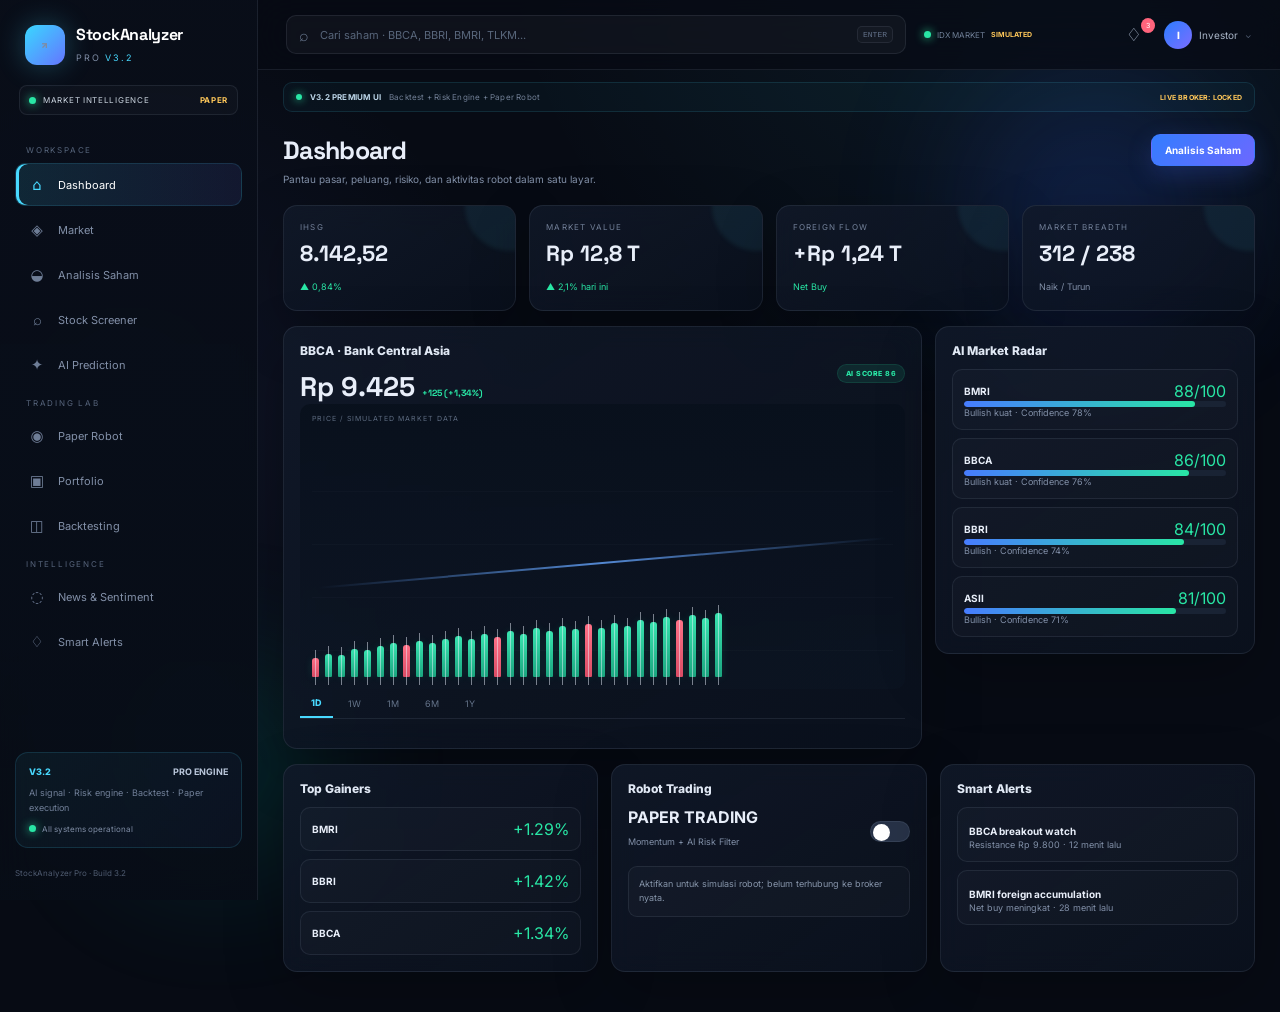
<file: frontend/index.html>
<!doctype html>
<html lang="id">
<head>
<meta charset="utf-8"/><meta name="viewport" content="width=device-width,initial-scale=1"/>
<title>StockAnalyzer Pro V3.2</title>
<meta name="description" content="Premium stock intelligence dashboard with AI analytics, backtesting, risk engine and paper trading."/>
<link rel="preconnect" href="https://fonts.googleapis.com"><link rel="preconnect" href="https://fonts.gstatic.com" crossorigin>
<link href="https://fonts.googleapis.com/css2?family=Inter:wght@400;500;600;700;800&family=Space+Grotesk:wght@500;600;700&display=swap" rel="stylesheet">
<link rel="stylesheet" href="styles.css"/>
</head>
<body>
<div class="ambient ambient-a"></div><div class="ambient ambient-b"></div>
<div class="app">
<aside class="sidebar">
  <div class="brand"><div class="logo"><span>↗</span></div><div class="brand-copy"><b>StockAnalyzer</b><span>PRO <em>V3.2</em></span></div></div>
  <div class="live-status"><i></i><span>MARKET INTELLIGENCE</span><b>PAPER</b></div>
  <div class="nav-label">WORKSPACE</div>
  <nav id="nav">
    <button class="nav active" data-page="dashboard"><span class="nav-icon">⌂</span><span>Dashboard</span></button>
    <button class="nav" data-page="market"><span class="nav-icon">◈</span><span>Market</span></button>
    <button class="nav" data-page="analysis"><span class="nav-icon">◒</span><span>Analisis Saham</span></button>
    <button class="nav" data-page="screener"><span class="nav-icon">⌕</span><span>Stock Screener</span></button>
    <button class="nav" data-page="prediction"><span class="nav-icon">✦</span><span>AI Prediction</span></button>
    <div class="nav-label">TRADING LAB</div>
    <button class="nav" data-page="robot"><span class="nav-icon">◉</span><span>Paper Robot</span></button>
    <button class="nav" data-page="portfolio"><span class="nav-icon">▣</span><span>Portfolio</span></button>
    <button class="nav" data-page="backtest"><span class="nav-icon">◫</span><span>Backtesting</span></button>
    <div class="nav-label">INTELLIGENCE</div>
    <button class="nav" data-page="news"><span class="nav-icon">◌</span><span>News & Sentiment</span></button>
    <button class="nav" data-page="alerts"><span class="nav-icon">♢</span><span>Smart Alerts</span></button>
  </nav>
  <div class="sidebar-bottom">
    <div class="probox"><div class="pro-head"><span>V3.2</span><b>PRO ENGINE</b></div><p>AI signal · Risk engine · Backtest · Paper execution</p><div class="engine-row"><i></i>All systems operational</div></div>
    <small>StockAnalyzer Pro · Build 3.2</small>
  </div>
</aside>
<main class="main">
<header class="topbar">
  <div class="mobile-title"><div class="mini-logo">↗</div>StockAnalyzer</div>
  <div class="search"><span>⌕</span><input id="globalSearch" placeholder="Cari saham · BBCA, BBRI, BMRI, TLKM..."/><kbd>ENTER</kbd></div>
  <div class="market-clock"><i></i><span>IDX MARKET</span><b>SIMULATED</b></div>
  <div class="top-actions"><button class="iconbtn" onclick="navigate('alerts')">♢<i>3</i></button><div class="user"><span class="avatar">I</span><span>Investor</span><small>⌄</small></div></div>
</header>
<div class="v31-banner"><span class="pulse"></span><b>V3.2 PREMIUM UI</b><span>Backtest + Risk Engine + Paper Robot</span><strong>LIVE BROKER: LOCKED</strong></div>
<section class="content" id="content"></section>
</main></div>
<div id="toast"></div>
<script src="app.js"></script>
</body></html>
</file>
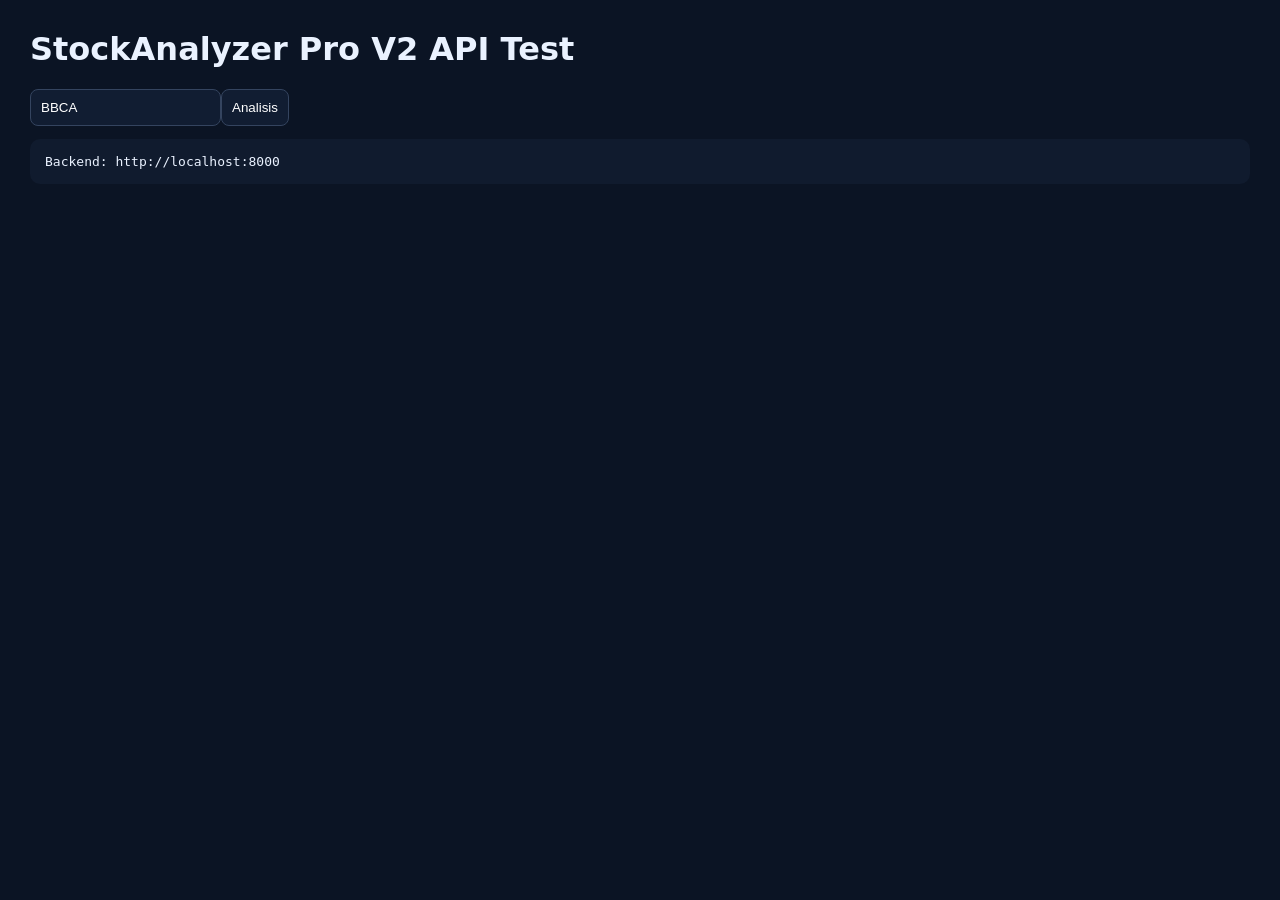
<file: frontend/api-demo.html>
<!doctype html><html lang="id"><head><meta charset="utf-8"><meta name="viewport" content="width=device-width,initial-scale=1"><title>StockAnalyzer Pro API Demo</title><style>body{font-family:system-ui;margin:30px;background:#0b1424;color:#eaf2ff}button,input{padding:10px;border-radius:8px;border:1px solid #34445f;background:#111d32;color:white}pre{background:#101b2e;padding:15px;border-radius:10px;overflow:auto}</style></head><body><h1>StockAnalyzer Pro V2 API Test</h1><input id=s value=BBCA><button onclick=test()>Analisis</button><pre id=o>Backend: http://localhost:8000</pre><script>async function test(){let s=document.getElementById('s').value;let r=await fetch('http://localhost:8000/api/analysis/'+s);document.getElementById('o').textContent=JSON.stringify(await r.json(),null,2)}</script></body></html>
</file>
<file: frontend/styles.css>
:root{--bg:#070b14;--bg2:#0b1120;--panel:rgba(17,24,39,.78);--panel2:#111a2c;--text:#e8eef9;--muted:#8290a8;--line:rgba(148,163,184,.13);--cyan:#48d9ff;--blue:#6d7cff;--green:#29e6a5;--red:#ff647c;--gold:#ffc85a;--shadow:0 20px 60px rgba(0,0,0,.24)}*{box-sizing:border-box}html{background:var(--bg)}body{margin:0;font-family:Inter,system-ui,sans-serif;background:radial-gradient(circle at 80% -10%,rgba(72,217,255,.08),transparent 35%),radial-gradient(circle at 10% 40%,rgba(109,124,255,.08),transparent 30%),var(--bg);color:var(--text);min-height:100vh}button,input,select{font:inherit}.ambient{position:fixed;filter:blur(80px);pointer-events:none;border-radius:50%;opacity:.22}.ambient-a{width:240px;height:240px;background:#315eff;top:10%;right:5%}.ambient-b{width:180px;height:180px;background:#00d8c1;bottom:5%;left:10%}.app{display:flex;min-height:100vh;position:relative}.sidebar{width:258px;background:linear-gradient(180deg,rgba(9,14,25,.97),rgba(8,13,23,.9));border-right:1px solid var(--line);color:#cbd5e1;position:fixed;inset:0 auto 0 0;padding:20px 15px;display:flex;flex-direction:column;z-index:20;backdrop-filter:blur(18px)}.brand{display:flex;align-items:center;gap:11px;padding:4px 10px 20px}.logo,.mini-logo{width:40px;height:40px;border-radius:12px;display:grid;place-items:center;background:linear-gradient(135deg,#39d8ff,#6575ff);box-shadow:0 0 28px rgba(72,217,255,.28);color:#06101d;font-size:25px;font-weight:900}.brand b{display:block;font-family:"Space Grotesk";font-size:16px;letter-spacing:-.3px;color:#fff}.brand span{font-size:9px;color:#7e8ca4;letter-spacing:1.8px}.brand em{font-style:normal;color:var(--cyan)}.live-status{height:30px;margin:0 4px 18px;padding:0 9px;border:1px solid var(--line);background:rgba(255,255,255,.025);border-radius:8px;display:flex;align-items:center;gap:7px;font-size:8px;letter-spacing:.7px}.live-status i,.market-clock i,.engine-row i{width:7px;height:7px;border-radius:50%;background:var(--green);box-shadow:0 0 10px var(--green);display:inline-block}.live-status b{margin-left:auto;color:var(--gold);font-size:8px}.nav-label{font-size:8px;letter-spacing:1.8px;color:#56647b;margin:12px 11px 6px}.nav{width:100%;border:1px solid transparent;background:transparent;color:#8290a8;text-align:left;padding:11px 12px;border-radius:10px;margin:2px 0;cursor:pointer;display:flex;gap:12px;align-items:center;font-size:11px;transition:.18s}.nav:hover{background:rgba(255,255,255,.035);color:#dce7f7}.nav.active{background:linear-gradient(90deg,rgba(72,217,255,.13),rgba(109,124,255,.10));border-color:rgba(72,217,255,.13);color:#fff;box-shadow:inset 3px 0 0 var(--cyan)}.nav-icon{width:18px;text-align:center;font-size:15px;color:#6e7d96}.nav.active .nav-icon{color:var(--cyan)}.sidebar-bottom{margin-top:auto}.probox{border:1px solid rgba(72,217,255,.14);border-radius:13px;padding:13px;margin-bottom:12px;background:linear-gradient(135deg,rgba(72,217,255,.06),rgba(109,124,255,.04))}.pro-head{display:flex;justify-content:space-between}.pro-head span{font-size:9px;color:var(--cyan);font-weight:800}.pro-head b{font-size:9px;color:#bac7db}.probox p{font-size:9px;line-height:1.6;color:#718099}.engine-row{font-size:8px;color:#7f8da5}.engine-row i{margin-right:6px}.sidebar-bottom small{color:#4f5c71;font-size:8px}.main{margin-left:258px;flex:1;min-width:0}.topbar{height:70px;background:rgba(7,11,20,.72);border-bottom:1px solid var(--line);display:flex;align-items:center;padding:0 28px;gap:18px;position:sticky;top:0;z-index:15;backdrop-filter:blur(20px)}.search{height:39px;max-width:620px;flex:1;background:rgba(255,255,255,.035);border:1px solid var(--line);border-radius:10px;display:flex;align-items:center;padding:0 12px;gap:9px;color:#66758c}.search input{border:0;outline:0;background:transparent;color:#dbe6f5;flex:1;font-size:11px}.search input::placeholder{color:#58667b}.search kbd{font-size:8px;color:#64728a;border:1px solid var(--line);border-radius:5px;padding:3px 5px;background:rgba(255,255,255,.025)}.market-clock{display:flex;align-items:center;gap:6px;font-size:8px;color:#718098;white-space:nowrap}.market-clock b{color:var(--gold);font-size:7px}.top-actions{display:flex;align-items:center;gap:16px;margin-left:auto}.iconbtn{border:0;background:transparent;color:#a5b2c6;font-size:18px;position:relative;cursor:pointer}.iconbtn i{position:absolute;top:-5px;right:-7px;background:var(--red);color:#fff;border-radius:50%;font-size:7px;padding:3px 5px;font-style:normal}.user{font-size:10px;display:flex;gap:7px;align-items:center;color:#aab6c8}.user small{color:#58657a}.avatar{width:28px;height:28px;border-radius:50%;display:grid;place-items:center;background:linear-gradient(135deg,#2b7dff,#7c6dff);color:#fff;font-weight:800}.mobile-title{display:none;align-items:center;gap:7px;font-weight:800;font-family:"Space Grotesk"}.mini-logo{width:28px;height:28px;font-size:16px}.v31-banner{margin:12px 25px 0;padding:9px 12px;border:1px solid rgba(72,217,255,.12);background:rgba(72,217,255,.035);border-radius:9px;display:flex;align-items:center;gap:8px;font-size:8px;color:#738198;letter-spacing:.2px}.v31-banner b{color:#bcd5e8;font-size:8px}.v31-banner strong{margin-left:auto;color:var(--gold);font-size:7px}.pulse{width:6px;height:6px;border-radius:50%;background:var(--green);box-shadow:0 0 9px var(--green)}.content{padding:22px 25px 40px;max-width:1600px;margin:auto}.page-head{display:flex;justify-content:space-between;gap:20px;align-items:flex-start;margin-bottom:18px}.page-head h1{margin:0;font-family:"Space Grotesk";font-size:25px;letter-spacing:-.7px}.page-head p{margin:5px 0 0;color:var(--muted);font-size:10px;line-height:1.6}.btn{border:1px solid var(--line);border-radius:9px;padding:9px 13px;cursor:pointer;font-weight:700;font-size:10px;color:#dce8f8;background:rgba(255,255,255,.04);transition:.18s}.btn:hover{transform:translateY(-1px);border-color:rgba(72,217,255,.25)}.btn.primary{background:linear-gradient(135deg,#347dff,#6c68ff);border-color:transparent;color:#fff;box-shadow:0 8px 25px rgba(72,108,255,.22)}.btn.green{background:linear-gradient(135deg,#16a982,#20d6a1);border-color:transparent;color:#03120e}.btn.red{background:linear-gradient(135deg,#e84f67,#ff647c);border-color:transparent;color:#fff}.btn.light{background:rgba(255,255,255,.045);color:#aebbd0}.grid{display:grid;gap:13px}.g4{grid-template-columns:repeat(4,minmax(0,1fr))}.g3{grid-template-columns:repeat(3,minmax(0,1fr))}.g2{grid-template-columns:repeat(2,minmax(0,1fr))}.card{background:linear-gradient(145deg,rgba(17,25,41,.86),rgba(11,18,31,.78));border:1px solid var(--line);border-radius:14px;box-shadow:var(--shadow);padding:16px;backdrop-filter:blur(12px)}.metric{position:relative;overflow:hidden}.metric:after{content:"";position:absolute;width:90px;height:90px;right:-40px;top:-45px;background:rgba(72,217,255,.07);border-radius:50%;filter:blur(2px)}.metric .label{font-size:8px;color:#738199;letter-spacing:1.2px;text-transform:uppercase}.metric .value{font-family:"Space Grotesk";font-size:22px;font-weight:700;margin:7px 0}.up{color:var(--green)}.down{color:var(--red)}.muted{color:var(--muted)}.small{font-size:9px}.section-title{font-size:12px;font-weight:800;margin:0 0 11px;color:#e0e8f4}.row{display:flex;align-items:center;justify-content:space-between;gap:12px}.two-col{display:grid;grid-template-columns:minmax(0,2fr) minmax(300px,1fr);gap:13px}.stock-head{display:flex;align-items:center;gap:13px}.stock-logo{width:42px;height:42px;border-radius:11px;background:linear-gradient(135deg,rgba(72,217,255,.13),rgba(109,124,255,.14));color:var(--cyan);display:grid;place-items:center;font-weight:900;border:1px solid rgba(72,217,255,.1)}.stock-name{font-weight:800;font-size:14px}.stock-price{font-family:"Space Grotesk";font-size:27px;font-weight:700}.pill{display:inline-block;border-radius:20px;padding:4px 8px;font-size:7px;font-weight:800;letter-spacing:.5px;background:rgba(41,230,165,.1);color:var(--green);border:1px solid rgba(41,230,165,.12)}.pill.red{background:rgba(255,100,124,.09);color:var(--red);border-color:rgba(255,100,124,.13)}.pill.blue{background:rgba(72,126,255,.1);color:#82a8ff;border-color:rgba(72,126,255,.14)}.table-wrap{overflow:auto}.table{width:100%;border-collapse:collapse;font-size:9px}.table th,.table td{padding:10px 8px;border-bottom:1px solid var(--line);text-align:left;white-space:nowrap}.table th{color:#68768c;font-weight:700;background:rgba(255,255,255,.018)}.bar{height:6px;background:#192334;border-radius:8px;overflow:hidden}.bar>span{display:block;height:100%;background:linear-gradient(90deg,#477cff,#29e6a5);border-radius:8px}.tabs{display:flex;gap:4px;border-bottom:1px solid var(--line);margin-bottom:13px;overflow:auto}.tab{border:0;background:transparent;padding:8px 11px;color:#65748a;cursor:pointer;font-size:9px;white-space:nowrap}.tab.active{color:var(--cyan);border-bottom:2px solid var(--cyan);font-weight:800}.chart{height:285px;display:flex;align-items:flex-end;gap:6px;padding:30px 12px 12px;background:linear-gradient(180deg,rgba(8,16,28,.9),rgba(13,22,36,.45));border-radius:10px;position:relative;overflow:hidden}.chart:before{content:'PRICE / SIMULATED MARKET DATA';position:absolute;top:10px;left:12px;font-size:7px;color:#5d6b80;letter-spacing:1px}.chart:after{content:"";position:absolute;inset:35px 12px 15px;background:repeating-linear-gradient(to bottom,transparent 0 52px,rgba(148,163,184,.06) 53px);pointer-events:none}.candle{width:7px;border-radius:3px 3px 1px 1px;background:linear-gradient(180deg,#39e4b0,#1ba57f);position:relative;z-index:2;box-shadow:0 0 8px rgba(41,230,165,.12)}.candle.red{background:linear-gradient(180deg,#ff7187,#d94c65)}.candle:after{content:'';position:absolute;left:3px;width:1px;background:currentColor;top:-8px;height:calc(100% + 16px);opacity:.5}.chart .line{position:absolute;height:2px;background:linear-gradient(90deg,transparent,#65a5ff,transparent);left:18px;right:18px;bottom:44%;transform:rotate(-5deg);opacity:.8;z-index:3}.signal{padding:11px;border:1px solid var(--line);border-radius:10px;margin-top:8px;background:rgba(255,255,255,.018)}.signal b{font-size:10px}.score{font-family:"Space Grotesk";font-size:34px;font-weight:700}.donut{width:104px;height:104px;border-radius:50%;background:conic-gradient(var(--green) 0 82%,#1b2738 82%);display:grid;place-items:center;box-shadow:0 0 30px rgba(41,230,165,.08)}.donut:after{content:'82';width:70px;height:70px;border-radius:50%;background:#0e1727;display:grid;place-items:center;font-size:20px;font-weight:800}.notice{padding:10px;border-radius:9px;background:rgba(255,255,255,.025);border:1px solid var(--line);font-size:9px;line-height:1.6;color:#8795aa}.filters{display:grid;grid-template-columns:repeat(4,1fr);gap:9px}.field label{font-size:8px;color:#718097;display:block;margin-bottom:5px}.field select,.field input{width:100%;border:1px solid var(--line);background:#0d1625;color:#dce7f6;border-radius:8px;padding:9px;font-size:9px;outline:0}.progress{height:6px;background:#192334;border-radius:9px;overflow:hidden}.progress span{display:block;height:100%;background:linear-gradient(90deg,#477cff,#29e6a5)}.terminal{background:#070c14;color:#a8bed8;border:1px solid var(--line);border-radius:10px;padding:14px;font-family:ui-monospace,monospace;font-size:9px;line-height:1.9;min-height:180px}.tag{font-size:7px;padding:4px 6px;border-radius:5px;background:rgba(255,255,255,.04);color:#718099}.empty{padding:40px;text-align:center;color:#718098}.footer-note{font-size:8px;color:#59667b;margin-top:10px}.news-item{display:flex;gap:10px;padding:10px 0;border-bottom:1px solid var(--line)}.news-thumb{width:65px;height:45px;border-radius:7px;background:linear-gradient(135deg,#142b52,#315a9a)}.news-item b{font-size:9px;line-height:1.5}.news-item small{display:block;color:#6e7d94;margin-top:4px;font-size:7px}.spark{display:flex;align-items:flex-end;height:45px;gap:3px}.spark i{display:block;width:5px;background:#477cff;border-radius:3px 3px 0 0}.switch{width:40px;height:21px;background:#273247;border-radius:20px;padding:2px;cursor:pointer;border:1px solid var(--line)}.switch.on{background:#0f8d6b}.switch span{display:block;width:17px;height:17px;background:#fff;border-radius:50%;transition:.2s}.switch.on span{transform:translateX(19px)}#toast{position:fixed;right:22px;bottom:22px;background:#121d30;color:#edf6ff;border:1px solid rgba(72,217,255,.16);padding:11px 15px;border-radius:10px;font-size:9px;box-shadow:0 15px 40px #0008;opacity:0;transform:translateY(15px);pointer-events:none;transition:.25s;z-index:100}.modal{position:fixed;inset:0;background:rgba(3,7,15,.7);display:grid;place-items:center;z-index:50}.modalbox{background:#111a2b;width:min(600px,92vw);border:1px solid var(--line);border-radius:14px;padding:20px;box-shadow:0 20px 60px #0009}.close{float:right;border:0;background:#1b2638;color:#dce7f5;border-radius:6px;padding:5px 8px;cursor:pointer}@media(max-width:1100px){.sidebar{width:78px}.sidebar .brand-copy,.sidebar .nav span:not(.nav-icon),.sidebar .nav-label,.live-status,.sidebar-bottom{display:none}.brand{justify-content:center;padding-bottom:20px}.nav{justify-content:center}.main{margin-left:78px}.g4{grid-template-columns:repeat(2,1fr)}.two-col{grid-template-columns:1fr}.filters{grid-template-columns:repeat(2,1fr)}.market-clock{display:none}}@media(max-width:680px){.sidebar{display:none}.main{margin-left:0}.topbar{padding:0 13px}.mobile-title{display:flex}.search{display:none}.content{padding:16px}.g4,.g3,.g2{grid-template-columns:1fr}.page-head{flex-direction:column}.filters{grid-template-columns:1fr}.user span:not(.avatar),.user small{display:none}.v31-banner{margin:8px 16px 0;flex-wrap:wrap}.v31-banner strong{margin-left:0}.chart{height:230px}}
</file>
